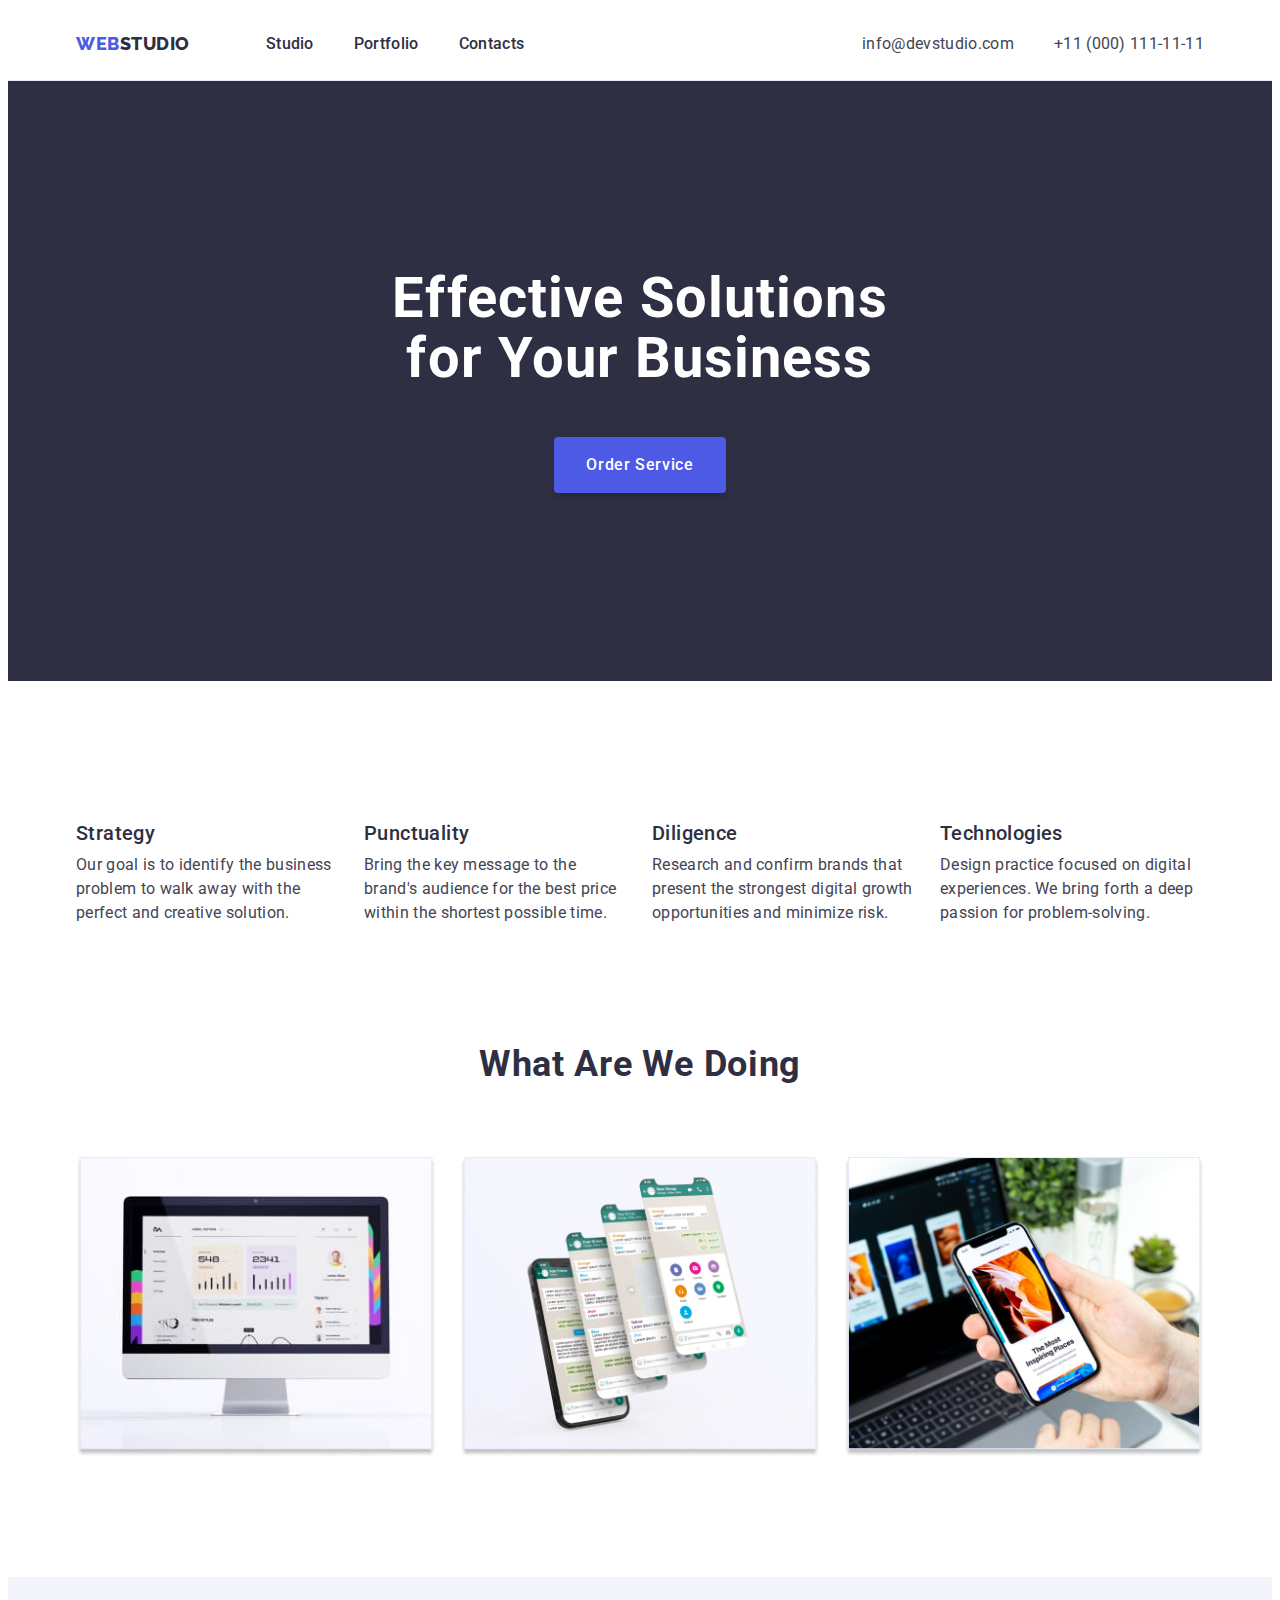
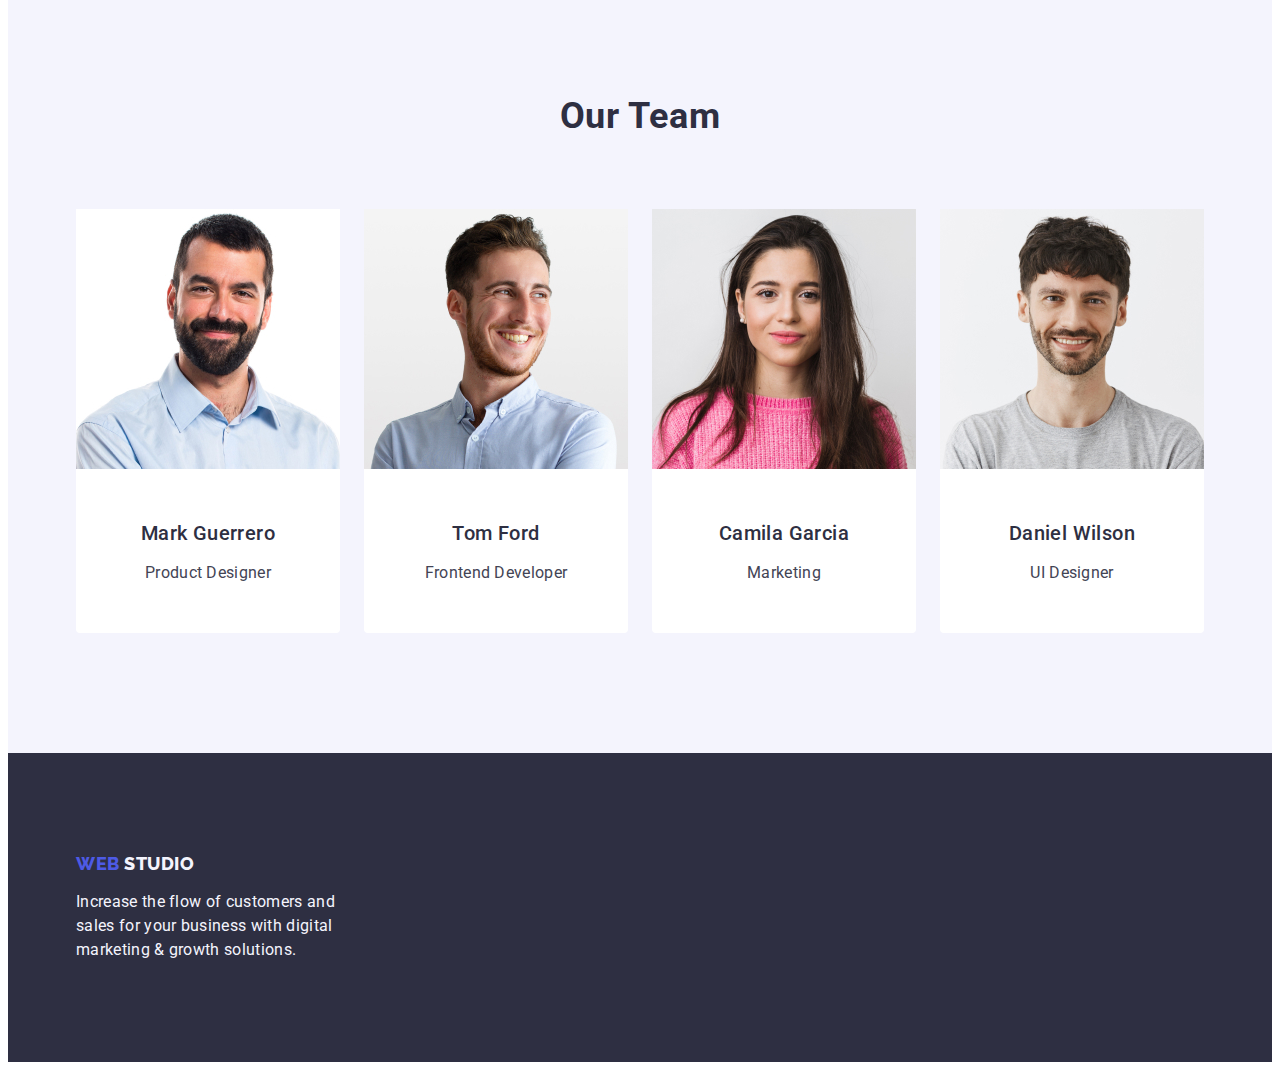
<file: index.html>
<!DOCTYPE html>
<html lang="en">
  <head>
    <meta charset="UTF-8" />
    <meta name="viewport" content="width=device-width, initial-scale=1.0" />
    <link
      rel="stylesheet"
      href="https://cdnjs.cloudflare.com/ajax/libs/modern-normalize/2.0.0/modern-normalize.min.css"
      integrity="sha512-4xo8blKMVCiXpTaLzQSLSw3KFOVPWhm/TRtuPVc4WG6kUgjH6J03IBuG7JZPkcWMxJ5huwaBpOpnwYElP/m6wg=="
      crossorigin="anonymous"
      referrerpolicy="no-referrer"
    />
    <link rel="stylesheet" href="./css/styles.css" />
    <title>Studio</title>

    <link rel="preconnect" href="https://fonts.googleapis.com" />
    <link rel="preconnect" href="https://fonts.gstatic.com" crossorigin />
    <link
      href="https://fonts.googleapis.com/css2?family=Raleway:wght@800&family=Roboto:wght@400;500;700;900&display=swap"
      rel="stylesheet"
    />
  </head>

  <!-- body -->

  <body>
    <!-- header -->
    <header class="header">
      <div class="container container-header">
        <nav class="navigation">
          <a class="logo link logo-header" href="./index.html"
            >Web<span class="studio">Studio</span></a
          >

          <ul class="list menu-header">
            <li class="navigation-list">
              <a href="./index.html" class="navigation-page link">Studio</a>
            </li>
            <li class="navigation-list">
              <a href="./portfolio.html" class="navigation-page link"
                >Portfolio</a
              >
            </li>
            <li class="navigation-list">
              <a href="" class="navigation-page link">Contacts</a>
            </li>
          </ul>
        </nav>

        <address class="address">
          <ul class="list list-flex">
            <li class="navigation-contact-list">
              <a class="contact link" href="mailto:info@devstudio.com"
                >info@devstudio.com</a
              >
            </li>
            <li class="navigation-contact-list">
              <a class="contact link" href="tel:+110001111111"
                >+11 (000) 111-11-11</a
              >
            </li>
          </ul>
        </address>
      </div>
    </header>

    <!-- ////header -->

    <!-- section 1 -->

    <main>
      <section class="section-sollution">
        <div class="container container-section sollutions">
          <h1 class="headline sollutions-tiitle">
            Effective Solutions for Your Business
          </h1>
          <button class="buttom buttom-order" type="button">
            Order Service
          </button>
        </div>
      </section>

      <!-- section 2 -->

      <section class="section section-feature">
        <div class="container container-features">
          <h2 class="visually-hidden features-strategy">Strategy</h2>

          <ul class="list feature-flex">
            <li class="feature-item point">
              <h3 class="feature-name">Strategy</h3>
              <p class="feature-description">
                Our goal is to identify the business problem to walk away with
                the perfect and creative solution.
              </p>
            </li>

            <li class="feature-item point">
              <h3 class="feature-name">Punctuality</h3>
              <p class="feature-description">
                Bring the key message to the brand's audience for the best price
                within the shortest possible time.
              </p>
            </li>
            <li class="feature-item point">
              <h3 class="feature-name">Diligence</h3>
              <p class="feature-description">
                Research and confirm brands that present the strongest digital
                growth opportunities and minimize risk.
              </p>
            </li>
            <li class="feature-item point">
              <h3 class="feature-name">Technologies</h3>
              <p class="feature-description">
                Design practice focused on digital experiences. We bring forth a
                deep passion for problem-solving.
              </p>
            </li>
          </ul>
        </div>
      </section>

      <!-- section 3 -->
      <section class="section section-devices">
        <div class="container container-features">
          <h2 class="devices-tittle">What are we doing</h2>

          <ul class="list flex-devices">
            <li class="list devices-list">
              <img
                src="./images/body-pc-computer.jpg"
                alt="Computer which shows statistics"
                width="360"
                height="300"
              />
            </li>
            <li class="list devices-list">
              <img
                src="./images/body-phones-computer.jpg"
                alt="Phones screens with  whatsupp app"
                width="360"
                height="300"
              />
            </li>
            <li class="list devices-list">
              <img
                src="./images/body-onephone-computer.jpg"
                alt="Phone ans computer present the blog or app about  most inspiring places"
                width="360"
                height="300"
              />
            </li>
          </ul>
        </div>
      </section>

      <!-- section 4-->
      <section class="section team">
        <div class="container container-team">
          <h2 class="team-tittle">Our Team</h2>

          <ul class="list team-flex">
            <li class="team-member">
              <img
                class="team-photo"
                src="./images/mark-guerrero-computer.jpg"
                alt="A guy in a light blue shirt with dark growth"
                width="264"
                height="260"
              />
              <div class="teamer-name">
                <h3 class="team-name">Mark Guerrero</h3>
                <p class="team-role">Product Designer</p>
              </div>
            </li>

            <li class="team-member">
              <img
                class="team-photo"
                src="./images/tom-ford-computer.jpg"
                alt="A guy in a light blue shirt with big smile"
                width="264"
                height="260"
              />
              <div class="teamer-name">
                <h3 class="team-name">Tom Ford</h3>
                <p class="team-role">Frontend Developer</p>
              </div>
            </li>

            <li class="team-member">
              <img
                class="team-photo"
                src="./images/camila-garcia-computer.jpg"
                alt=" Woman in a pink sweater with long dark hair"
                width="264"
                height="260"
              />
              <div class="teamer-name">
                <h3 class="team-name">Camila Garcia</h3>
                <p class="team-role">Marketing</p>
              </div>
            </li>

            <li class="team-member">
              <img
                class="team-photo"
                src="./images/daniel-wilson-computer.jpg"
                alt="A guy in a light grey T-shirt with big smile"
                width="264"
                height="260"
              />
              <div class="teamer-name">
                <h3 class="team-name">Daniel Wilson</h3>
                <p class="team-role">UI Designer</p>
              </div>
            </li>
          </ul>
        </div>
      </section>
    </main>

    <!-- footer -->

    <footer class="footer">
      <div class="container container-footer">
        <a class="logo link logo-footer" href="./index.html"
          >Web <span class="studio-footer">Studio</span></a
        >
        <p class="footer-paragraph">
          Increase the flow of customers and sales for your business with
          digital marketing & growth solutions.
        </p>
      </div>
    </footer>
  </body>
</html>
</file>
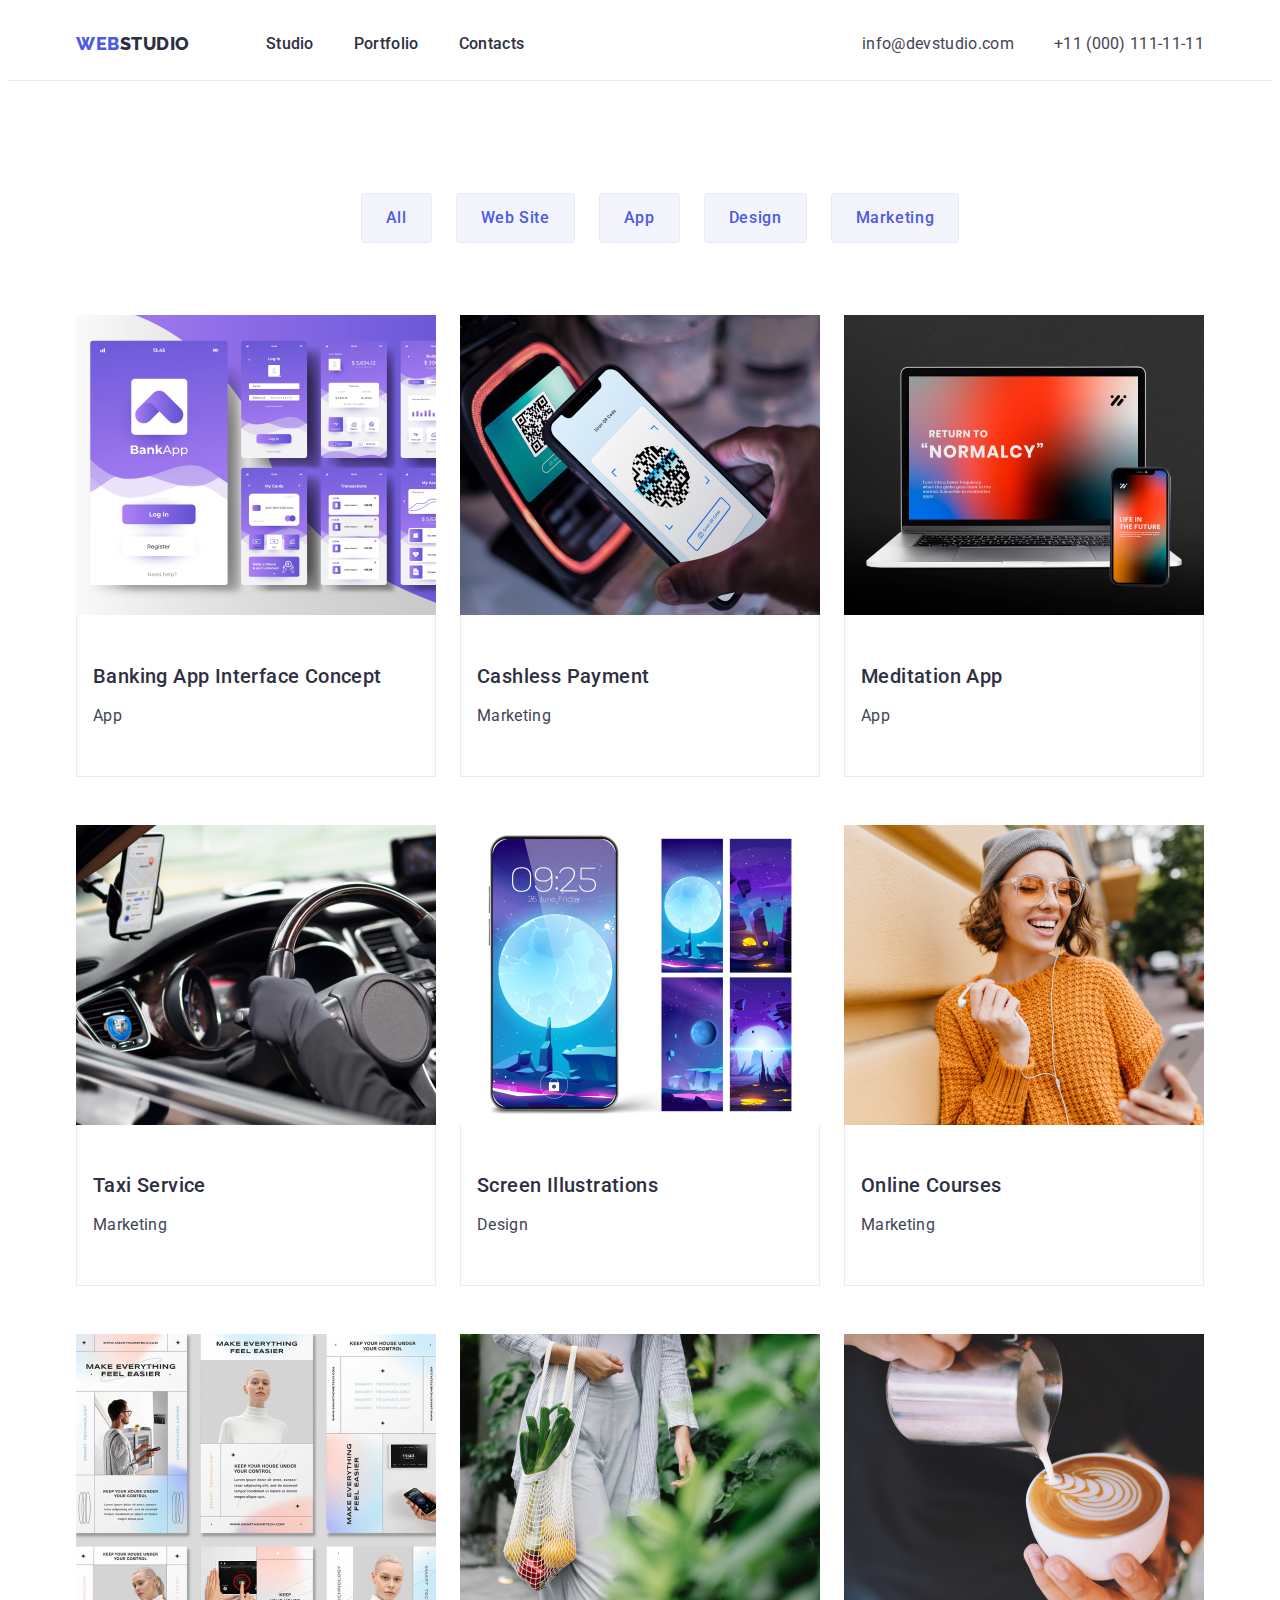
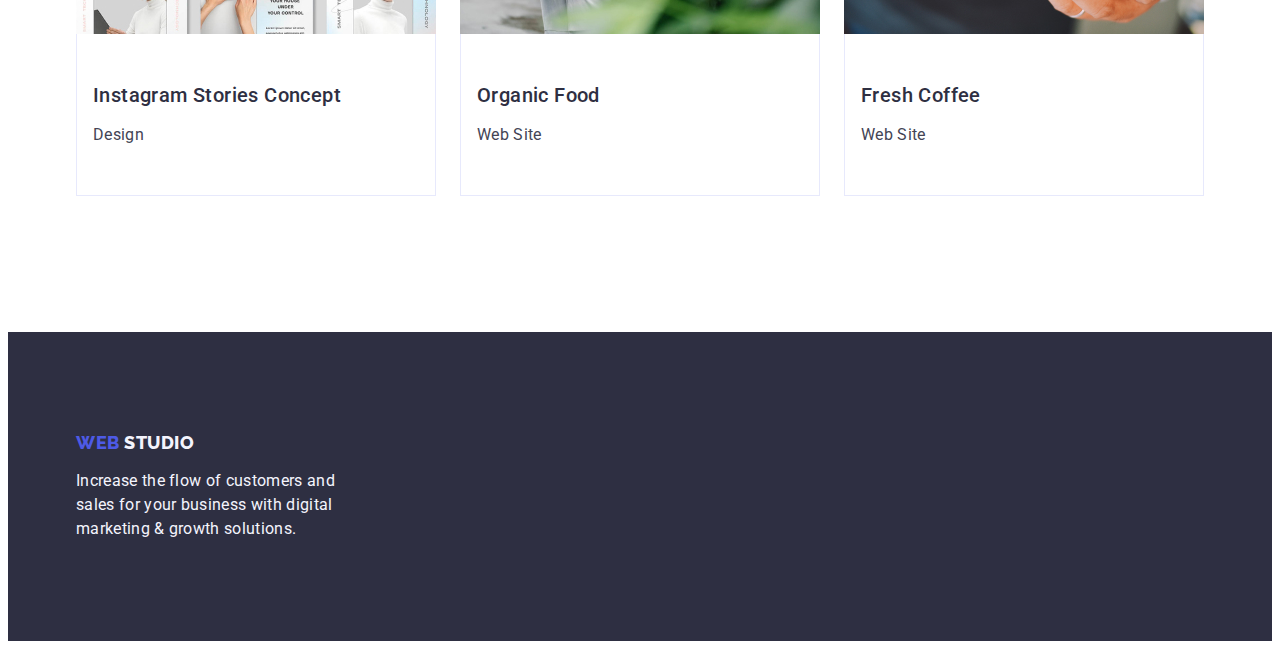
<file: portfolio.html>
<!DOCTYPE html>
<html lang="en">
  <head>
    <meta charset="UTF-8" />
    <meta name="viewport" content="width=device-width, initial-scale=1.0" />
    <link
      rel="stylesheet"
      href="https://cdnjs.cloudflare.com/ajax/libs/modern-normalize/2.0.0/modern-normalize.min.css"
      integrity="sha512-4xo8blKMVCiXpTaLzQSLSw3KFOVPWhm/TRtuPVc4WG6kUgjH6J03IBuG7JZPkcWMxJ5huwaBpOpnwYElP/m6wg=="
      crossorigin="anonymous"
      referrerpolicy="no-referrer"
    />
    <link rel="stylesheet" href="./css/styles.css" />
    <title>Portfolio</title>
    <link
      rel="stylesheet"
      href="https://cdnjs.cloudflare.com/ajax/libs/modern-normalize/2.0.0/modern-normalize.min.css"
      integrity="sha512-4xo8blKMVCiXpTaLzQSLSw3KFOVPWhm/TRtuPVc4WG6kUgjH6J03IBuG7JZPkcWMxJ5huwaBpOpnwYElP/m6wg=="
      crossorigin="anonymous"
      referrerpolicy="no-referrer"
    />
    <link rel="preconnect" href="https://fonts.googleapis.com" />
    <link rel="preconnect" href="https://fonts.gstatic.com" crossorigin />
    <link
      href="https://fonts.googleapis.com/css2?family=Raleway:wght@800&family=Roboto:wght@400;500;700;900&display=swap"
      rel="stylesheet"
    />
  </head>

  <body>
    <!-- header -->
    <header class="header">
      <div class="container container-header">
        <nav class="navigation">
          <a class="logo link logo-header" href="./index.html"
            >Web<span class="studio">Studio</span></a
          >

          <ul class="list menu-header">
            <li class="navigation-list">
              <a href="./index.html" class="navigation-page link">Studio</a>
            </li>
            <li class="navigation-list">
              <a href="./portfolio.html" class="navigation-page link"
                >Portfolio</a
              >
            </li>
            <li class="navigation-list">
              <a href="" class="navigation-page link">Contacts</a>
            </li>
          </ul>
        </nav>

        <address class="address">
          <ul class="list list-flex">
            <li class="navigation-contact-list">
              <a class="contact link" href="mailto:info@devstudio.com"
                >info@devstudio.com</a
              >
            </li>
            <li class="navigation-contact-list">
              <a class="contact link" href="tel:+110001111111"
                >+11 (000) 111-11-11</a
              >
            </li>
          </ul>
        </address>
      </div>
    </header>

    <main>
      <section class="main">
        <div class="container container-porfolio">
          <h1 class="visually-hidden buttons-tittle">headline</h1>
          <ul class="list list-bottoms">
            <li class="buttom-list">
              <button class="button-portfolio" type="button">All</button>
            </li>
            <li class="buttom-list">
              <button class="button-portfolio" type="button">Web Site</button>
            </li>
            <li class="buttom-list">
              <button class="button-portfolio" type="button">App</button>
            </li>
            <li class="buttom-list">
              <button class="button-portfolio" type="button">Design</button>
            </li>
            <li class="buttom-list">
              <button class="button-portfolio" type="button">Marketing</button>
            </li>
          </ul>

          <!-- <h2 class="apps-tittle">apps</h2> -->
          <ul class="list portfolio">
            <li class="portfolio-list">
              <a href="" class="link">
                <img
                  src="./images/banking-app-computer.jpg"
                  alt="Screens of banking app"
                  width="360"
                  height="300"
                />
                <div class="portfolio-description">
                  <h2 class="apps-name">Banking App Interface Concept</h2>
                  <p class="apps-description">App</p>
                </div>
              </a>
            </li>
            <li class="portfolio-list">
              <a href="" class="link">
                <img
                  src="./images/cashless-payment-computer.jpg"
                  alt="Cashless payment via phone"
                  width="360"
                  height="300"
                />
                <div class="portfolio-description">
                  <h2 class="apps-name">Cashless Payment</h2>
                  <p class="apps-description">Marketing</p>
                </div>
              </a>
            </li>
            <li class="portfolio-list">
              <a href="" class="link">
                <img
                  src="./images/meditation-computer.jpg"
                  alt="Meditation app on phone and computer"
                  width="360"
                  height="300"
                />
                <div class="portfolio-description">
                  <h2 class="apps-name">Meditation App</h2>
                  <p class="apps-description">App</p>
                </div>
              </a>
            </li>
            <li class="portfolio-list">
              <a href="" class="link">
                <img
                  src="./images/taxi_computer.jpg"
                  alt="Photo of motor vehicles"
                  width="360"
                  height="300"
                />
                <div class="portfolio-description">
                  <h2 class="apps-name">Taxi Service</h2>
                  <p class="apps-description">Marketing</p>
                </div>
              </a>
            </li>

            <li class="portfolio-list">
              <a href="" class="link">
                <img
                  src="./images/screen-illustrations-computer.jpg"
                  alt="Phone screen of illustrations presents big moon"
                  width="360"
                  height="300"
                />
                <div class="portfolio-description">
                  <h2 class="apps-name">Screen Illustrations</h2>
                  <p class="apps-description">Design</p>
                </div>
              </a>
            </li>

            <li class="portfolio-list">
              <a href="" class="link">
                <img
                  src="./images/online-course-computer.jpg"
                  alt="Smiling woman in orange sweater with headphones"
                  width="360"
                  height="300"
                />
                <div class="portfolio-description">
                  <h2 class="apps-name">Online Courses</h2>
                  <p class="apps-description">Marketing</p>
                </div>
              </a>
            </li>

            <li class="portfolio-list">
              <a href="" class="link">
                <img
                  src="./images/instagram-computer.jpg"
                  alt="Mock up of instagram stories concept"
                  width="360"
                  height="300"
                />
                <div class="portfolio-description">
                  <h2 class="apps-name">Instagram Stories Concept</h2>
                  <p class="apps-description">Design</p>
                </div>
              </a>
            </li>

            <li class="portfolio-list">
              <a href="" class="link">
                <img
                  src="./images/organic-computer.jpg"
                  alt="Women carrying a mesh bag with organic fruit"
                  width="360"
                  height="300"
                />
                <div class="portfolio-description">
                  <h2 class="apps-name">Organic Food</h2>
                  <p class="apps-description">Web Site</p>
                </div>
              </a>
            </li>

            <li class="portfolio-list">
              <a href="" class="link">
                <img
                  src="./images/fresh-coffe-computer.jpg"
                  alt="Guy making a fresh coffee with milk"
                  width="360"
                  height="300"
                />
                <div class="portfolio-description">
                  <h2 class="apps-name">Fresh Coffee</h2>
                  <p class="apps-description">Web Site</p>
                </div>
              </a>
            </li>
          </ul>
        </div>
      </section>
    </main>

    <footer class="footer">
      <div class="container container-footer">
        <a class="logo link logo-footer" href="./index.html"
          >Web <span class="studio-footer">Studio</span></a
        >
        <p class="footer-paragraph">
          Increase the flow of customers and sales for your business with
          digital marketing & growth solutions.
        </p>
      </div>
    </footer>
  </body>
</html>
</file>
<file: css/styles.css>
:root {
  --main-font: 'Roboto', sans-serif;
  --socondary-font: 'Raleway', sans-serif;
  --dark-color: #2e2f42;
  --primarybrand-color: #4d5ae5;
  --text-color: #434455;
  --modalbackground-color: #fff;
  --light-color: #f4f4fd;
  --accent-color: #e7e9fc;
  --pressedstate-color: #404bbf;
}

body {
  font-family: var(--main-font);
  color: var(--text-color);
  background-color: var(--modalbackground-color);
}

* {
  box-sizing: border-box;
}

img {
  display: block;
}

.section {
  padding: 120px 0px;
}

/* =============HEADER INDEX.HTML============ */

.link {
  text-decoration: none;
}

.logo {
  color: var(--primarybrand-color);
  font-family: var(--socondary-font);
  font-size: 18px;
  font-weight: 800;
  line-height: 1.17;
  letter-spacing: 0.54px;
  text-transform: uppercase;
  text-decoration: none;

}

.logo-header {
  margin-right: 76px;
}

.studio {
  color: var(--dark-color);
}

.list {
  list-style: none;
}

.list-flex,
.menu-header {

  display: flex;
  padding-left: 0px;



}

.address {
  font-style: normal;
  margin-left: 0px;

}

.navigation-contact {
  list-style: none;
}

.navigation-page {
  text-decoration: none;
  color: var(--dark-color);
  font-size: 16px;
  font-weight: 500;
  line-height: 1.5;
  letter-spacing: 0.32px;
  padding: 24px 0 24px;
  padding-bottom: 24px;

}


.navigation-list {
  margin-right: 40px;

}

.navigation-list:last-child {
  margin-right: 0px;
}

.navigation-page:hover,
.navigation-page:focus,
.navigation-page:active {
  color: var(--pressedstate-color);
}

.email,
.phone,
.address,
.contact {
  color: var(--text-color);
  font-size: 16px;
  font-weight: 400;
  line-height: 1.5;
  letter-spacing: 0.32px;
  text-decoration: none;
  font-style: normal;
}

.contact {
  color: var(--text-color);
  font-size: 16px;
  font-weight: 400;
  line-height: 1.5;
  letter-spacing: 0.32px;
  text-decoration: none;
  font-style: normal;
}

.contact:hover,
.contact:focus {
  color: var(--pressedstate-color);

}

.email:hover,
.phone:hover,
.email:focus,
.phone:focus {
  color: var(--pressedstate-color);
}

/* =============SOLLUTIONS INDEX.HTML============ */



.sollutions-tiitle {
  color: var(--modalbackground-color);
  max-width: 496px;
  font-size: 56px;
  font-weight: 700;
  line-height: 1.07;
  letter-spacing: 1.12px;
  margin: 0 auto 48px auto;

}

.buttom-order {
  font-family: var(--main-font);
  color: var(--modalbackground-color);
  display: block;
  font-size: 16px;
  font-weight: 500;
  line-height: 1.5;
  letter-spacing: 0.64px;
  background-color: var(--primarybrand-color);
  cursor: pointer;
  border-radius: 4px;
  box-shadow: 0px 4px 4px 0px rgba(0, 0, 0, 0.15);
  padding: 16px 32px;
  min-width: 169px;
  height: 56px;
  border: none;
  margin: 0 auto;


}

.buttom-order:focus,
.buttom-order:hover {
  background-color: var(--pressedstate-color);
}





.feature-name {
  color: var(--dark-color);
  font-size: 20px;
  font-weight: 500;
  line-height: 1.2;
  letter-spacing: 0.4px;

  margin-bottom: 8px;
}

.feature-description {
  color: var(--text-color);
  font-family: Roboto;
  font-size: 16px;
  font-weight: 400;
  line-height: 1.5;
  letter-spacing: 0.32px;
  margin: 0px
}

/* =============DEVICES INDEX.HTML============ */
.devices-tittle {
  color: var(--dark-color);
  text-align: center;
  font-size: 36px;
  font-weight: 700;
  line-height: 1.11;
  letter-spacing: 0.02em;
  text-transform: capitalize;
  margin: 0px auto 72px;
}

.team {
  background-color: var(--light-color);



}

.team-tittle {
  color: var(--dark-color);
  text-align: center;
  font-size: 36px;
  font-weight: 700;
  line-height: 1.11;
  text-transform: capitalize;
  letter-spacing: 0.02em;
  margin: 0px 0px 72px;
}



/* =============text-align: center;============ */


.team-member {
  background-color: var(--modalbackground-color);
  margin-right: 24px;
  border-radius: 0px 0px 4px 4px;
}

.team-member:last-child {
  margin-right: 0px;
}

.team-name {
  color: var(--dark-color);
  font-size: 20px;
  font-weight: 500;
  line-height: 1.2;
  letter-spacing: 0.4px;
  text-align: center;
  margin-bottom: 8px;


}

.team-role {
  color: var(--text-color);
  font-size: 16px;
  font-style: normal;
  font-weight: 400;
  line-height: 1.5;
  letter-spacing: 0.32px;
  text-align: center;

}











/* footer */

.footer {
  background: var(--dark-color);
  color: var(--modalbackground-color);
  padding: 100px 0 100px;


}


.studio-footer {
  color: var(--light-color);
}

.footer-paragraph {
  color: var(--light-color);
  font-size: 16px;
  font-weight: 400;
  line-height: 1.5;
  letter-spacing: 0.02em;
  width: 264px;
  margin: 0;
}


.devices {
  padding-top: 0px;
}


/* =============portfolio;============ */



.button-name {
  font-family: var(--main-font);
  color: var(--primarybrand-color);
  text-align: center;
  font-size: 16px;
  font-weight: 500;
  line-height: 1.5;
  letter-spacing: 0.64px;
  background-color: var(--light-color);

  border: 1px solid var(--accent-color);
  cursor: pointer;
}

.button-name:hover,
.button-name:focus {
  color: var(--modalbackground-color);
  background-color: var(--pressedstate-color);
}

.apps-name {
  color: var(--dark-color);
  font-size: 20px;
  font-weight: 500;
  line-height: 1.2;
  letter-spacing: 0.02em;
  margin-bottom: 8px;
}

.apps-description {
  font-size: 16px;
  font-weight: 400;
  line-height: 1.5;
  letter-spacing: 0.02em;
  color: var(--text-color);
}

/* -----------------------flex header----------------------- */

.container-header {
  height: 72px;
  width: 1158px;
  margin: 0 auto;
  display: flex;
  justify-content: flex-start;
  justify-content: space-between;
  align-items: center;



}

.header {
  border-bottom: 1px solid var(--accent-color);
  background: var(--modal-color);
}

.flex {
  display: flex;
}

.navigation {
  display: flex;
  justify-content: flex-start;
  justify-content: space-between;
  align-items: center;
}

.navigation-contact-list {
  margin-right: 40px;
}

.navigation-contact-list:last-child {
  margin-right: 0px;
}

/* -----------------------flex main----------------------- */

.section {
  padding: 120px 0;
}


.sollutions {
  display: flex;
  flex-direction: column;
  align-items: center;
  background-color: var(--dark-color);
  text-align: center;

  padding-top: 188px;




}

.features-strategy {
  font-size: 0px;
}

.features-div {
  display: flex;
  justify-content: flex-start;
  justify-content: space-between;
  align-items: center;
}

.container-features {
  width: 1158px;
  margin: 0 auto;

  align-items: center;
}

.feature-flex {
  display: flex;
  padding: 0px;
  margin: 0 auto;
  justify-content: space-between;


}

.feature-item {
  margin-right: 24px;
  width: calc((100% - 72px) / 4);


}

.feature-item:last-child {
  margin-right: 0px;
}

.section-devices {
  padding-top: 0px;
}


.flex-devices {
  display: flex;
  justify-content: flex-start;
  justify-content: space-between;

  align-items: center;
  padding: 0px;
  margin: 0px auto;
}

.devices-list {
  margin-right: 24px;
}

.devices-list:last-child {
  margin-right: 0px;
}

.container-team {
  width: 1158px;
  margin: 0 auto;

}

.team-flex {
  display: flex;
  padding: 0px;
  margin: 0 auto;
  text-align: center;
  justify-content: space-between;




}

.logo-footer {
  margin-bottom: 16px;
}

.container-footer {
  display: flex;
  flex-direction: column;

  width: 1158px;
  margin: 0 auto;
}



.container {
  width: 1158px;
  margin: 0 auto;
  padding: 0 15px 0 15px;
}

.section-sollution {
  background-color: var(--dark-color);
  padding: 188px 0;
}

.section-feature {
  padding-top: 120px;
  padding-bottom: 120px;
}

.visually-hidden {
  position: absolute;
  width: 1px;
  height: 1px;
  margin: -1px;
  border: 0;
  padding: 0;
  white-space: nowrap;
  clip-path: inset(100%);
  clip: rect(0 0 0 0);
  overflow: hidden;
}

.teamer-name {
  padding: 32px 0px;
}

.main {
  padding: 96px 0 120px 0;
  margin: 0 auto;
}

.list-bottoms {
  display: flex;

  justify-content: center;
  gap: 24px;
  margin-bottom: 72px;

}

.button-portfolio {
  padding: 12px 24px;
  border: 1px solid var(--accent-color);
  background: var(--light-color);
  border-radius: 4px;
  color: var(--primarybrand-color);
  text-align: center;

  font-family: var(--main-font);
  font-size: 16px;
  font-style: normal;
  font-weight: 500;
  line-height: 1.5;
  cursor: pointer;
  letter-spacing: 0.64px;

}

.button-portfolio:focus,
.button-portfolio:hover {
  border: 1px solid transparent;
  border-radius: 4px;
  box-shadow: 0px 2px 2px 0px rgba(0, 0, 0, 0.12), 0px 2px 1px 0px rgba(0, 0, 0, 0.08), 0px 3px 1px 0px rgba(0, 0, 0, 0.10);
  background: var(--pressedstate-color);
  color: var(--modalbackground-color);
}

.portfolio-list {
  width: calc((100% - 48px)/ 3);
}


.portfolio {
  display: flex;
  justify-content: space-between;
  flex-wrap: wrap;
  column-gap: 24px;
  row-gap: 48px;
  padding-left: 0px;

}


.portfolio-description {
  padding: 32px 16px;
  border: 1px solid var(--accent-color);
  border-top: none;
  width: 360px;
}

.container-porfolio {
  justify-content: space-between;
  margin: 0 auto;
  align-items: center;
}

.logo, 
.address, 
.logo-footer{
  display: inline-block;
}
</file>
